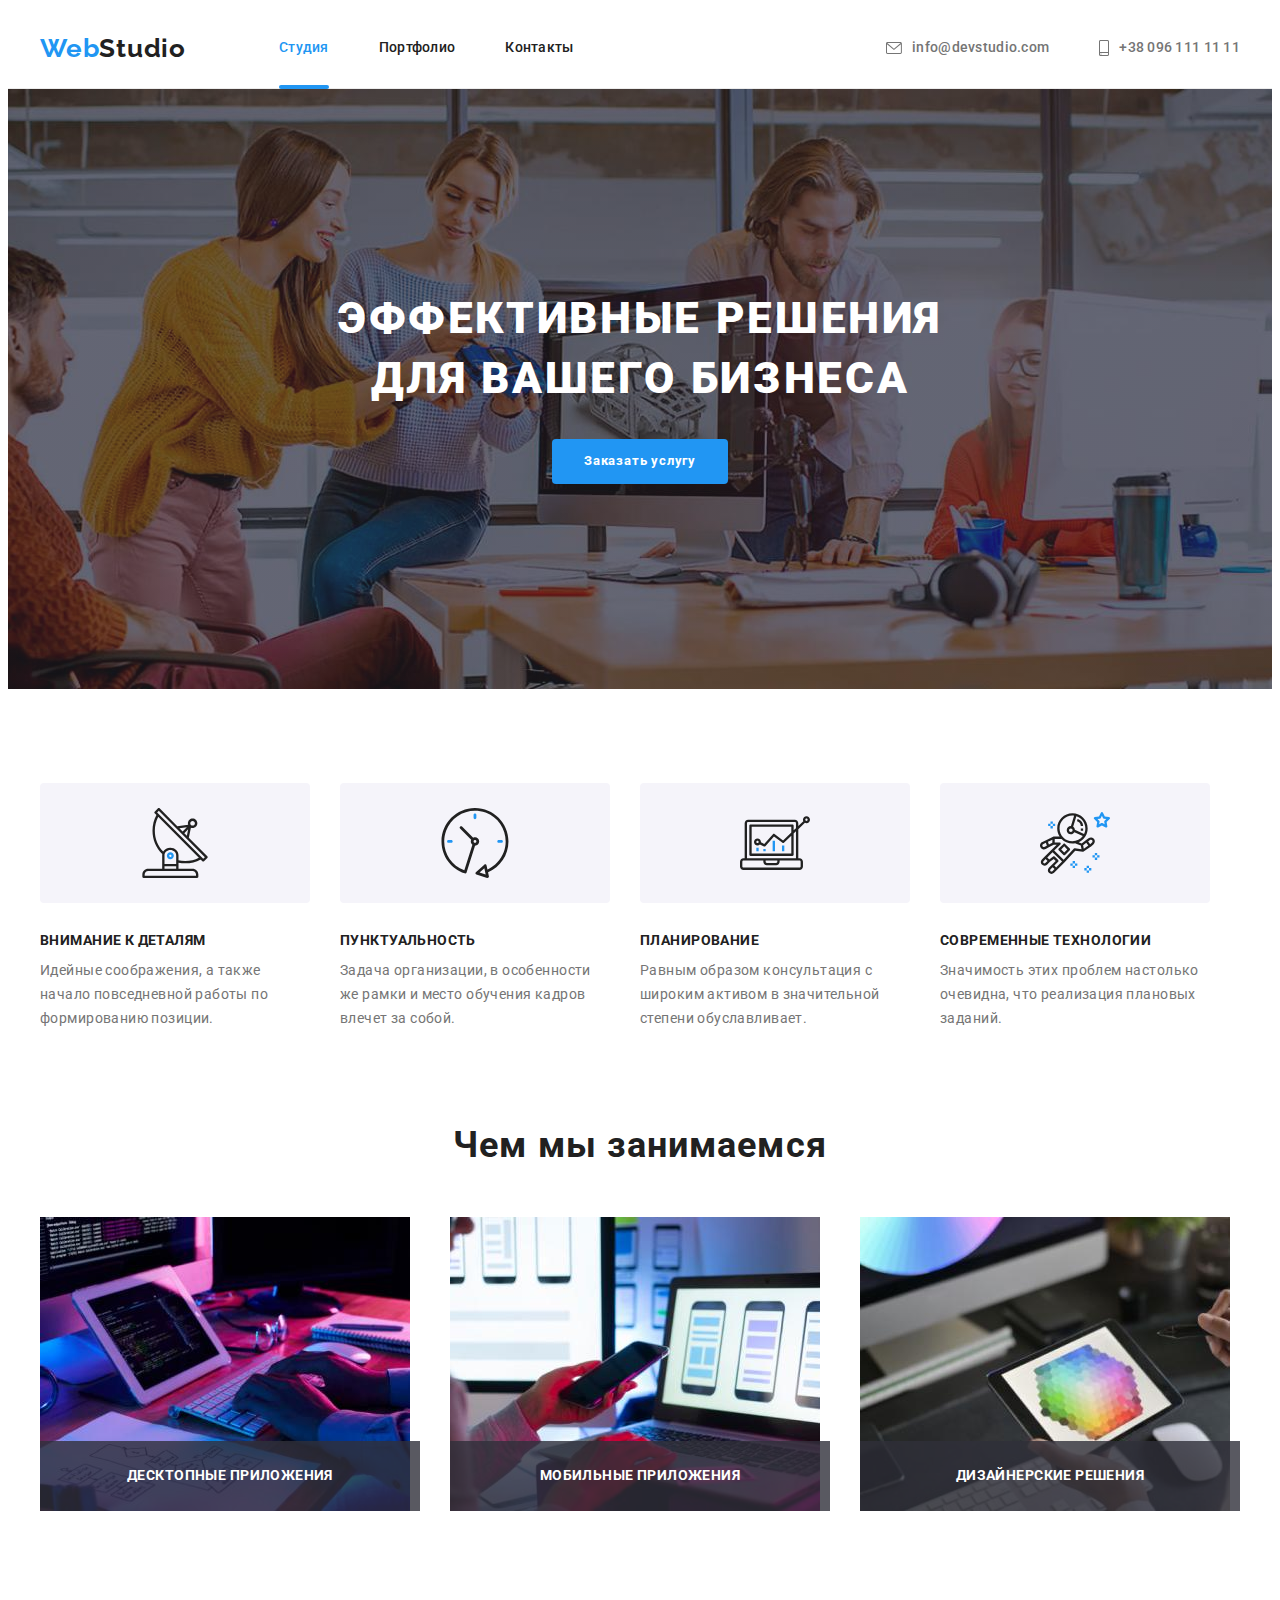
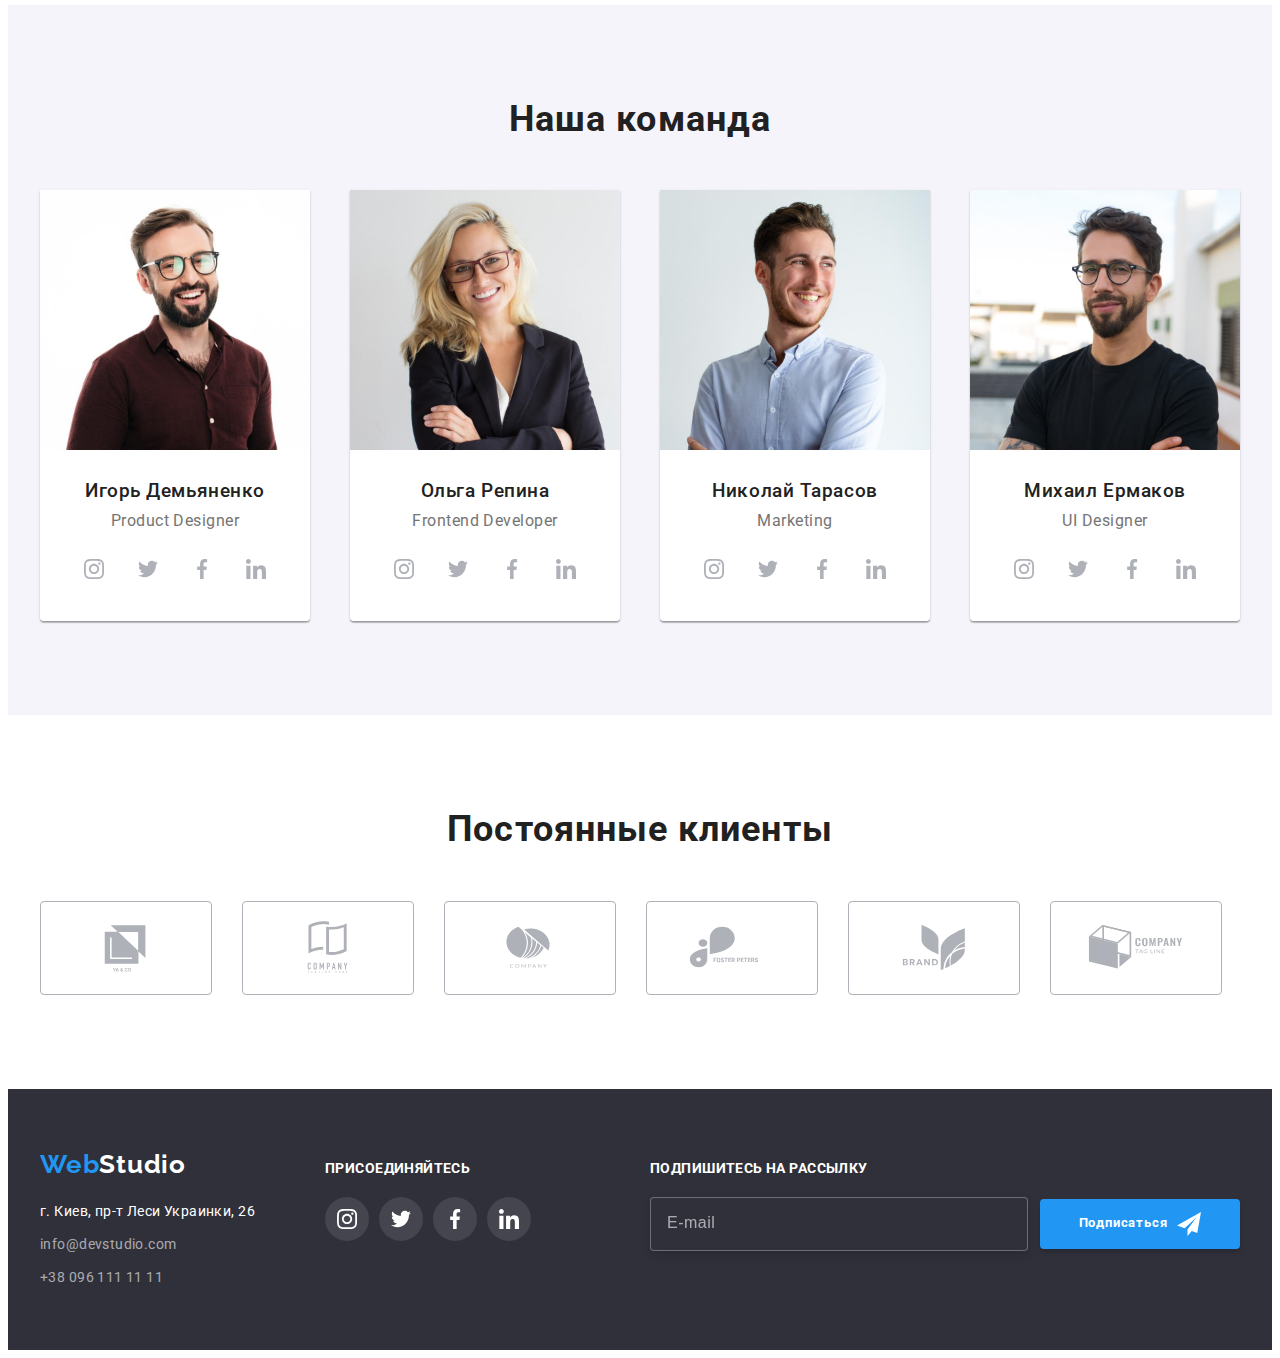
<file: index.html>
<!DOCTYPE html>
<html lang="ru">
  <head>
    <meta charset="UTF-8" />
    <meta http-equiv="X-UA-Compatible" content="IE=edge" />
    <meta name="viewport" content="width=h, initial-scale=1.0" />
    <title>Document</title>
    <link rel="preconnect" href="https://fonts.googleapis.com" />
    <link rel="preconnect" href="https://fonts.gstatic.com" crossorigin />
    <link
      href="https://fonts.googleapis.com/css2?family=Raleway:wght@700&family=Roboto:wght@400;500;700;900&display=swap"
      rel="stylesheet"
    />

    <link
      rel="stylesheet"
      href="https://cdnjs.cloudflare.com/ajax/libs/modern-normalize/1.1.0/modern-normalize.min.css"
      integrity="sha512-wpPYUAdjBVSE4KJnH1VR1HeZfpl1ub8YT/NKx4PuQ5NmX2tKuGu6U/JRp5y+Y8XG2tV+wKQpNHVUX03MfMFn9Q=="
      crossorigin="anonymous"
      referrerpolicy="no-referrer"
    />

    <link rel="stylesheet" href="./css/main.min.css" />
  </head>

  <body>
    <header class="header">
      <div class="container header__container">
        <nav class="header__navigation">
          <a class="logo logo--header link" href="/"
            >Web<span class="logo--color">Studio</span>
          </a>

          <ul class="header__list list">
            <li class="header__item">
              <a class="header__link link current" href="./index.html">Студия</a>
            </li>
            <li class="header__item">
              <a class="header__link link" href="./portfolio.html">Портфолио</a>
            </li>
            <li class="header__item">
              <a class="header__link link" href="">Контакты</a>
            </li>
          </ul>
        </nav>

        <ul class="contact__list list">
          <li class=" contact__item">
            <a class="contact__link link" href="mailto:info@devstudio.com">
              <svg class="contact__svg" width="16" height="12">
                <use href="./images/symbol-defs.svg#icon-envelope-1"></use></svg>
              info@devstudio.com
            </a>
          </li>
          <li class="contact__item">
            <a class="contact__link link" href="tel:+380961111111">
              <svg class="contact__svg" width="10" height="16">
                <use
                  href="./images/symbol-defs.svg#icon-smartphone-1"
                ></use></svg>
              +38 096 111 11 11
            </a>
          </li>
        </ul>
      </div>
    </header>

    <main>
      <!--   Hero    -->

      <section class="hero">
        <div class="container-hero">
          <h1 class="hero-title">
            Эффективные решения <br />
            для вашего бизнеса
          </h1>
          <button class="hero-button cursor" type="button" data-modal-open>
            Заказать услугу
          </button>
          
        </div>
      </section>

      <!-- Features  -->

      <section class="features-section section">
        <div class="container">
          <h2 class="visually-hidden">Особливості</h2>
          <ul class="features list">
            <li class="features-list">
              <div class="icon-delivery">
                <svg height="70" width="70">
                  <use href="./images/symbol-defs.svg#icon-antenna"></use>
                </svg>
              </div>
              <h3 class="features-title">Внимание к деталям</h3>
              <p class="features-text">
                Идейные соображения, а также начало повседневной работы по
                формированию позиции.
              </p>
            </li>

            <li class="features-list">
              <div class="icon-delivery">
                <svg height="70" width="70">
                  <use href="./images/symbol-defs.svg#icon-clock"></use>
                </svg>
              </div>
              <h3 class="features-title">Пунктуальность</h3>
              <p class="features-text">
                Задача организации, в особенности же рамки и место обучения
                кадров влечет за собой.
              </p>
            </li>

            <li class="features-list">
              <div class="icon-delivery">
                <svg height="70" width="70">
                  <use href="./images/symbol-defs.svg#icon-diagram"></use>
                </svg>
              </div>
              <h3 class="features-title">Планирование</h3>
              <p class="features-text">
                Равным образом консультация с широким активом в значительной
                степени обуславливает.
              </p>
            </li>

            <li class="features-list">
              <div class="icon-delivery">
                <svg height="70" width="70">
                  <use href="./images/symbol-defs.svg#icon-astronaut"></use>
                </svg>
              </div>
              <h3 class="features-title">Современные технологии</h3>
              <p class="features-text">
                Значимость этих проблем настолько очевидна, что реализация
                плановых заданий.
              </p>
            </li>
          </ul>
        </div>
      </section>

      <!--Чем ми занимаемся-->

      <section class="employment">
        <div class="container">
          <h2 class="employment-title">Чем мы занимаемся</h2>
          <ul class="employment-list list">
            <li class="employment-item">
              <img
                src="./images/keyboard.jpg"
                alt="клавиатура"
                width="370"
                height="294"
              />

              <div class="employment-position">
                <p class="employment-text">Десктопные приложения</p>
              </div>
            </li>
            <li class="employment-item">
              <img
                src="./images/laptop.jpg"
                alt="ноутбук"
                width="370"
                height="294"
              />

              <div class="employment-position">
                <p class="employment-text">Мобильные приложения</p>
              </div>
            </li>
            <li class="employment-item">
              <img
                src="./images/tablet.jpg"
                alt="планшет"
                width="370"
                height="294"
              />

              <div class="employment-position">
                <p class="employment-text">Дизайнерские решения</p>
              </div>
            </li>
          </ul>
        </div>
      </section>

      <!--наша команда-->

      <section class="team section">
        <div class="container">
          <h2 class="team-title">Наша команда</h2>

          <ul class="team-list list">
            <li class="team-item">
              <img
                src="./images/igor.jpg"
                alt="Игорь"
                width="270"
                height="260"
              />
              <div class="team-pading">
                <h3 class="team-item-name">Игорь Демьяненко</h3>
                <p class="team-item-text" lang="en">Product Designer</p>

                <ul class="team-social list social">
                  <li class="team-social-item">
                    <a href="" class="team-social-link">
                      <svg class="social-link" width="20" height="20">
                        <use
                          href="./images/symbol-defs.svg#icon-instagram"
                        ></use>
                      </svg>
                    </a>
                  </li>
                  <li class="team-social-item">
                    <a href="" class="team-social-link">
                      <svg class="social-link" width="20" height="20">
                        <use href="./images/symbol-defs.svg#icon-twetter"></use>
                      </svg>
                    </a>
                  </li>
                  <li class="team-social-item">
                    <a href="" class="team-social-link">
                      <svg class="social-link" width="20" height="20">
                        <use
                          href="./images/symbol-defs.svg#icon-facebook"
                        ></use>
                      </svg>
                    </a>
                  </li>
                  <li class="team-social-item">
                    <a href="" class="team-social-link">
                      <svg class="social-link" width="20" height="20">
                        <use
                          href="./images/symbol-defs.svg#icon-linkedin"
                        ></use>
                      </svg>
                    </a>
                  </li>
                </ul>
              </div>
            </li>

            <li class="team-item">
              <img
                src="./images/olga.jpg"
                alt="Ольга"
                width="270"
                height="260"
              />
              <div class="team-pading">
                <h3 class="team-item-name">Ольга Репина</h3>
                <p class="team-item-text" lang="en">Frontend Developer</p>

                <ul class="team-social list social">
                  <li class="team-social-item">
                    <a href="" class="team-social-link">
                      <svg class="social-link" width="20" height="20">
                        <use
                          href="./images/symbol-defs.svg#icon-instagram"
                        ></use>
                      </svg>
                    </a>
                  </li>
                  <li class="team-social-item">
                    <a href="" class="team-social-link">
                      <svg class="social-link" width="20" height="20">
                        <use href="./images/symbol-defs.svg#icon-twetter"></use>
                      </svg>
                    </a>
                  </li>
                  <li class="team-social-item">
                    <a href="" class="team-social-link">
                      <svg class="social-link" width="20" height="20">
                        <use
                          href="./images/symbol-defs.svg#icon-facebook"
                        ></use>
                      </svg>
                    </a>
                  </li>
                  <li class="team-social-item">
                    <a href="" class="team-social-link">
                      <svg class="social-link" width="20" height="20">
                        <use
                          href="./images/symbol-defs.svg#icon-linkedin"
                        ></use>
                      </svg>
                    </a>
                  </li>
                </ul>
              </div>
            </li>

            <li class="team-item">
              <img
                src="./images/nicholas.jpg"
                alt="Николай"
                width="270"
                height="260"
              />
              <div class="team-pading">
                <h3 class="team-item-name">Николай Тарасов</h3>
                <p class="team-item-text" lang="en">Marketing</p>

                <ul class="team-social list social">
                  <li class="team-social-item">
                    <a href="" class="team-social-link">
                      <svg class="social-link" width="20" height="20">
                        <use
                          href="./images/symbol-defs.svg#icon-instagram"
                        ></use>
                      </svg>
                    </a>
                  </li>
                  <li class="team-social-item">
                    <a href="" class="team-social-link">
                      <svg class="social-link" width="20" height="20">
                        <use href="./images/symbol-defs.svg#icon-twetter"></use>
                      </svg>
                    </a>
                  </li>
                  <li class="team-social-item">
                    <a href="" class="team-social-link">
                      <svg class="social-link" width="20" height="20">
                        <use
                          href="./images/symbol-defs.svg#icon-facebook"
                        ></use>
                      </svg>
                    </a>
                  </li>
                  <li class="team-social-item">
                    <a href="" class="team-social-link">
                      <svg class="social-link" width="20" height="20">
                        <use
                          href="./images/symbol-defs.svg#icon-linkedin"
                        ></use>
                      </svg>
                    </a>
                  </li>
                </ul>
              </div>
            </li>

            <li class="team-item">
              <img
                src="./images/mykhailo.jpg"
                alt="Михаил"
                width="270"
                height="260"
              />
              <div class="team-pading">
                <h3 class="team-item-name">Михаил Ермаков</h3>
                <p class="team-item-text" lang="en">UI Designer</p>

                <ul class="team-social list social">
                  <li class="team-social-item">
                    <a href="" class="team-social-link">
                      <svg class="social-link" width="20" height="20">
                        <use
                          href="./images/symbol-defs.svg#icon-instagram"
                        ></use>
                      </svg>
                    </a>
                  </li>
                  <li class="team-social-item">
                    <a href="" class="team-social-link">
                      <svg class="social-link" width="20" height="20">
                        <use href="./images/symbol-defs.svg#icon-twetter"></use>
                      </svg>
                    </a>
                  </li>
                  <li class="team-social-item">
                    <a href="" class="team-social-link">
                      <svg class="social-link" width="20" height="20">
                        <use
                          href="./images/symbol-defs.svg#icon-facebook"
                        ></use>
                      </svg>
                    </a>
                  </li>
                  <li class="team-social-item">
                    <a href="" class="team-social-link">
                      <svg class="social-link" width="20" height="20">
                        <use
                          href="./images/symbol-defs.svg#icon-linkedin"
                        ></use>
                      </svg>
                    </a>
                  </li>
                </ul>
              </div>
            </li>
          </ul>
        </div>
      </section>
    </main>

    <!--    Client   -->

    <section class="client section">
      <div class="container">
        <h2 class="client-title">Постоянные клиенты</h2>
        <ul class="client-list list">
          <li class="client-item">
            <a class="client-link link" href="">
              <svg class="client-icon" width="106" height="60">
                <use href="./images/symbol-defs.svg#icon-Logo"></use>
              </svg>
            </a>
          </li>
          <li class="client-item">
            <a class="client-link link" href="">
              <svg class="client-icon" width="106" height="60">
                <use href="./images/symbol-defs.svg#icon-Logo-1-1"></use>
              </svg>
            </a>
          </li>
          <li class="client-item">
            <a class="client-link link" href="">
              <svg class="client-icon" width="106" height="60">
                <use href="./images/symbol-defs.svg#icon-Logo-2-1"></use>
              </svg>
            </a>
          </li>
          <li class="client-item">
            <a class="client-link link" href="">
              <svg class="client-icon" width="106" height="60">
                <use href="./images/symbol-defs.svg#icon-Logo-3-1"></use>
              </svg>
            </a>
          </li>
          <li class="client-item">
            <a class="client-link link" href="">
              <svg class="client-icon" width="106" height="60">
                <use href="./images/symbol-defs.svg#icon-Logo-4-1"></use>
              </svg>
            </a>
          </li>
          <li class="client-item">
            <a class="client-link link" href="">
              <svg class="client-icon" width="106" height="60">
                <use href="./images/symbol-defs.svg#icon-Logo-5-1"></use>
              </svg>
            </a>
          </li>
        </ul>
      </div>
    </section>

    <!-- Footer -->

    <footer class="footer">
      <div class="container footer-container-general">
        <div class="footer-baseline">
          <div class="footer-container">
            <a class="logo logo--footer link" href="/"
              >Web<span class="span-logo-footer">Studio</span></a
            >
  
            <address class="address-contacts">
              <p class="addres-text">г. Киев, пр-т Леси Украинки, 26</p>
              <ul class="addres-list list">
                <li class="addres-item">
                  <a class="addres-mail link" href="mailto:info@devstudio.com"
                    >info@devstudio.com</a
                  >
                </li>
                <li class="addres-item-tel">
                  <a class="addres-tel link" href="tel:+380961111111"
                    >+38 096 111 11 11</a
                  >
                </li>
              </ul>
            </address>
          </div>
  
          <div class="social-footer-container">
            <p class="footer-title">присоединяйтесь</p>
            <ul class="team-footer list">
              <li class="team-footer-item">
                <a href="" class="team-footer-link">
                  <svg class="footer-link" width="20" height="20">
                    <use href="./images/symbol-defs.svg#icon-instagram"></use>
                  </svg>
                </a>
              </li>
              <li class="team-footer-item">
                <a href="" class="team-footer-link">
                  <svg class="footer-link" width="20" height="20">
                    <use href="./images/symbol-defs.svg#icon-twetter"></use>
                  </svg>
                </a>
              </li>
              <li class="team-footer-item">
                <a href="" class="team-footer-link">
                  <svg class="footer-link" width="20" height="20">
                    <use href="./images/symbol-defs.svg#icon-facebook"></use>
                  </svg>
                </a>
              </li>
              <li class="team-footer-item">
                <a href="" class="team-footer-link">
                  <svg class="footer-link" width="20" height="20">
                    <use href="./images/symbol-defs.svg#icon-linkedin"></use>
                  </svg>
                </a>
              </li>
            </ul>
          </div>
  
        </div>
        
          
        <form class="footer-form">
          <p class="text-footer-form">Подпишитесь на рассылку</p>

          <div class="footer-input-button">
            <input class="footer-input" type="email" name="email" placeholder="E-mail"/>
            <button class="button-footer" type="submit">Подписаться
            <svg class="button-footer-svg" width="24" height="24">
              <use
                href="./images/symbol-defs.svg#icon-icon-send"
              ></use>
            </svg>
            </button>
          </div>

        </form>
        
      </div>
    </footer>

    <!--   Модальне вікно   -->

    <div class="modal-window is-hidden" data-modal>
      <div class="modal">
        <form class="form-modal">
          <p class="modal-text">Оставьте свои данные, мы вам перезвоним</p>
          <div class="form-field">
            <label class="form-label" for="username">Имя</label>
            <span class="input-svg">
              <input
                class="form-input"
                type="text"
                name="username"
                id="username"
              />
              <svg class="form-svg" width="18" height="18">
                <use href="./images/symbol-defs.svg#icon-person-blackp"></use>
              </svg>
            </span>
          </div>

          <div class="form-field">
            <label class="form-label" for="phone-number">Телефон</label>
            <span class="input-svg">
              <input
                class="form-input"
                type="tel"
                name="phone-number"
                id="phone-number"
              />
              <svg class="form-svg" width="18" height="18">
                <use href="./images/symbol-defs.svg#icon-phone-blackp"></use>
              </svg>
            </span>
          </div>

          <div class="form-field">
            <label class="form-label" for="email">Почта</label>
            <span class="input-svg">
              <input class="form-input" type="email" name="email" id="email" />
              <svg class="form-svg" width="18" height="18">
                <use href="./images/symbol-defs.svg#icon-email-black"></use>
              </svg>
            </span>
          </div>

          <label class="modal-textarea">
            Комментарий
            <textarea
              class="textarea-coment"
              name="coment"
              placeholder="Введите текст"></textarea>
            
          </label>

          
          <input class="checkbox-input visually-hidden"  type="checkbox" id="accept-policy">
          <label class="checkbox-label" for="accept-policy">Соглашаюсь с рассылкой и принимаю&nbsp;<a class="checkbox-link" href="">Условия договора</a></label>
          

          <button class="button-modal-form" type="submit">Отправить</button>
        </form>

        <button type="button" class="button-modal" data-modal-close>
          <svg class="button-modal-close" width="30" height="30">
            <use
              href="./images/symbol-defs.svg#icon-close-black-18dp-2-1-1"
            ></use>
          </svg>
        </button>
      </div>
    </div>

    <script src="./js/modal.js"></script>
  </body>
</html>
</file>
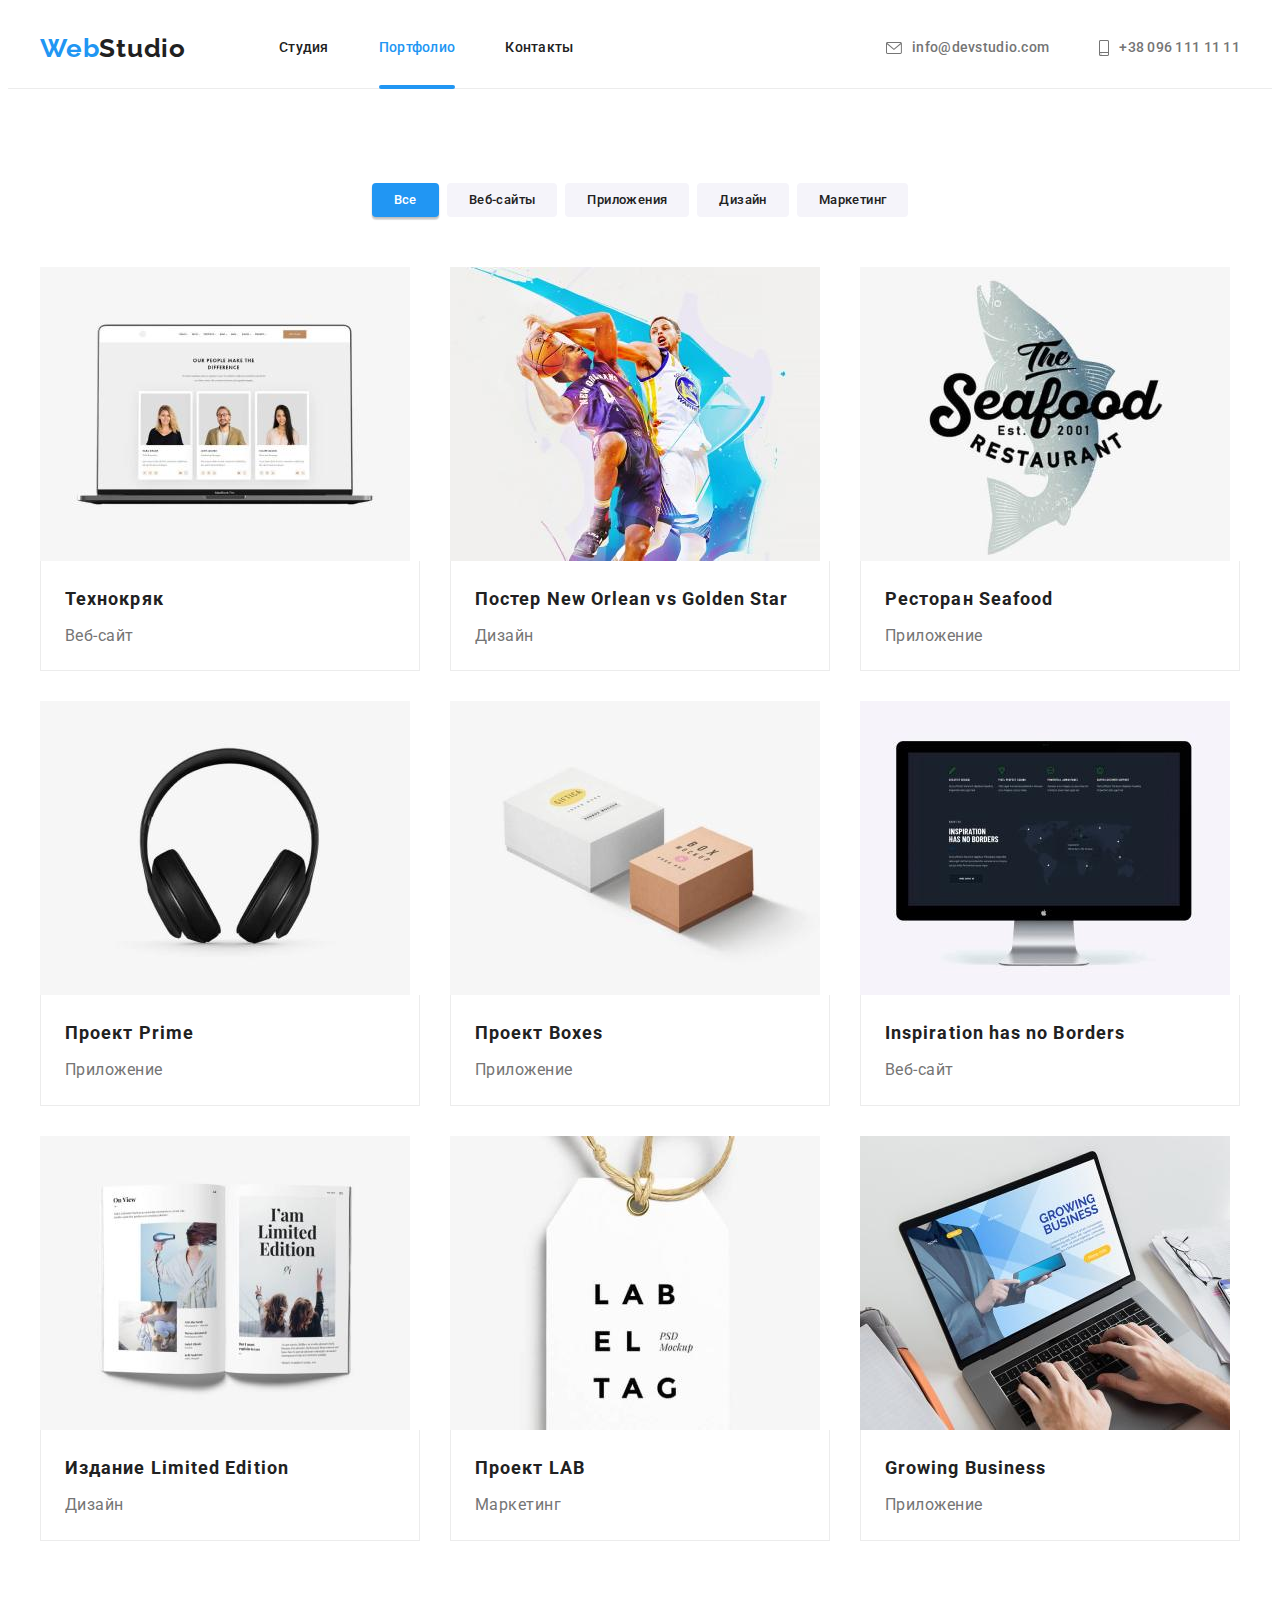
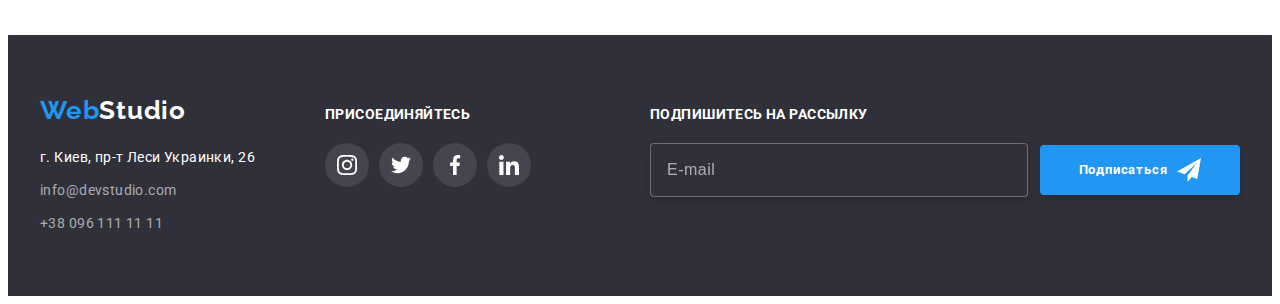
<file: portfolio.html>
<!DOCTYPE html>
<html lang="ru">
  <head>
    <meta charset="UTF-8" />
    <meta http-equiv="X-UA-Compatible" content="IE=edge" />
    <meta name="viewport" content="width=h, initial-scale=1.0" />
    <title>Document</title>
    <link rel="preconnect" href="https://fonts.googleapis.com" />
    <link rel="preconnect" href="https://fonts.gstatic.com" crossorigin />
    <link
      href="https://fonts.googleapis.com/css2?family=Raleway:wght@700&family=Roboto:wght@400;500;700;900&display=swap"
      rel="stylesheet"
    />
    <link
      rel="stylesheet"
      href="https://cdnjs.cloudflare.com/ajax/libs/modern-normalize/1.1.0/modern-normalize.min.css"
      integrity="sha512-wpPYUAdjBVSE4KJnH1VR1HeZfpl1ub8YT/NKx4PuQ5NmX2tKuGu6U/JRp5y+Y8XG2tV+wKQpNHVUX03MfMFn9Q=="
      crossorigin="anonymous"
      referrerpolicy="no-referrer"
    />
    
    <link rel="stylesheet" href="./css/main.min.css" />
  </head>

  <body>
    <!--Header-->

    <header class="header">
      <div class="container header__container">
        <nav class="header__navigation">
          <a class="logo logo--header link" href="/"
            >Web<span class="logo--color">Studio</span>
          </a>

          <ul class="header__list list">
            <li class="header__item">
              <a class="header__link link " href="./index.html">Студия</a>
            </li>
            <li class="header__item">
              <a class="header__link link current" href="./portfolio.html">Портфолио</a>
            </li>
            <li class="header__item">
              <a class="header__link link" href="">Контакты</a>
            </li>
          </ul>
        </nav>

        <ul class="contact__list list">
          <li class=" contact__item">
            <a class="contact__link link" href="mailto:info@devstudio.com">
              <svg class="contact__svg" width="16" height="12">
                <use href="./images/symbol-defs.svg#icon-envelope-1"></use></svg>
              info@devstudio.com
            </a>
          </li>
          <li class="contact__item">
            <a class="contact__link link" href="tel:+380961111111">
              <svg class="contact__svg" width="10" height="16">
                <use
                  href="./images/symbol-defs.svg#icon-smartphone-1"
                ></use></svg>
              +38 096 111 11 11
            </a>
          </li>
        </ul>
      </div>
    </header>

    <main>
      <!--Портфоліо-->

      <section class="section-portfolio section">
        <div class="container">
          <h1 class="visually-hidden">Портфоліо</h1>
          <ul class="list button-list">
            <li class="button-item">
              <button class="portfolio-button current cursor" type="button">
                Все
              </button>
            </li>
            <li class="button-item">
              <button class="portfolio-button cursor" type="button">
                Веб-сайты
              </button>
            </li>
            <li class="button-item">
              <button class="portfolio-button cursor" type="button">
                Приложения
              </button>
            </li>
            <li class="button-item">
              <button class="portfolio-button cursor" type="button">
                Дизайн
              </button>
            </li>
            <li class="button-item">
              <button class="portfolio-button cursor" type="button">
                Маркетинг
              </button>
            </li>
          </ul>


         

          <ul class="portfolio-list list">
            <li class="portfolio-item cursor">
              <a class="portfolio-link link" href="">

                <div class="portfolio-position">
                 <img src="./images/ноут.jpg" alt="ноут" width="370" />
                  <p class="portfolio-position-text">Технокряк это современная площадка распространения коронавируса. Компании используют эту платформу для цифрового шпионажа и атак на защищённые сервера конкурентов.</p>
                </div>

                <div class="portfolio-padding">
                  <h2 class="portfolio-title">Технокряк</h2>
                  <p class="portfolio-text">Веб-сайт</p>
                </div>
              </a>
            </li>
            <li class="portfolio-item cursor">
               <a class="portfolio-link link" href="">

                <div class="portfolio-position">
                  <img src="./images/баскетбол.jpg" alt="баскетбол" width="370" />
                   <p class="portfolio-position-text">Технокряк это современная площадка распространения коронавируса. Компании используют эту платформу для цифрового шпионажа и атак на защищённые сервера конкурентов.</p>
                 </div>
                
                <div class="portfolio-padding">
                  <h2 class="portfolio-title">
                    Постер New Orlean vs Golden Star
                  </h2>
                  <p class="portfolio-text">Дизайн</p>
                </div>
               </a>              
            </li>
            <li class="portfolio-item cursor">
              <a class="portfolio-link link" href="">

                <div class="portfolio-position">
                  <img src="./images/seafood.jpg" alt="seafood" width="370" />
                   <p class="portfolio-position-text">Технокряк это современная площадка распространения коронавируса. Компании используют эту платформу для цифрового шпионажа и атак на защищённые сервера конкурентов.</p>
                 </div>
                
              <div class="portfolio-padding">
                <h2 class="portfolio-title">Ресторан Seafood</h2>
                <p class="portfolio-text">Приложение</p>
              </div>
              </a>
            </li>
            <li class="portfolio-item cursor">
              <a class="portfolio-link link" href="">

                <div class="portfolio-position">
                  <img src="./images/навушники.jpg" alt="навушники" width="370" />
                   <p class="portfolio-position-text">Технокряк это современная площадка распространения коронавируса. Компании используют эту платформу для цифрового шпионажа и атак на защищённые сервера конкурентов.</p>
                 </div>
                
              <div class="portfolio-padding">
                <h2 class="portfolio-title">Проект Prime</h2>
                <p class="portfolio-text">Приложение</p>
              </div>
              </a>
            </li>
            <li class="portfolio-item cursor">
             <a class="portfolio-link link" href="">

              <div class="portfolio-position">
                <img src="./images/цегла.jpg" alt="цегла" width="370" />
                 <p class="portfolio-position-text">Технокряк это современная площадка распространения коронавируса. Компании используют эту платформу для цифрового шпионажа и атак на защищённые сервера конкурентов.</p>
               </div>
              
              <div class="portfolio-padding">
                <h2 class="portfolio-title">Проект Boxes</h2>
                <p class="portfolio-text">Приложение</p>
              </div>
             </a>
            </li>
            <li class="portfolio-item cursor">
              <a class="portfolio-link link" href="">

                <div class="portfolio-position">
                  <img src="./images/монітор.jpg" alt="монітор" width="370" />
                   <p class="portfolio-position-text">Технокряк это современная площадка распространения коронавируса. Компании используют эту платформу для цифрового шпионажа и атак на защищённые сервера конкурентов.</p>
                 </div>
                
              <div class="portfolio-padding">
                <h2 class="portfolio-title">Inspiration has no Borders</h2>
                <p class="portfolio-text">Веб-сайт</p>
              </div>
              </a>
            </li>
            <li class="portfolio-item cursor">
              <a class="portfolio-link link" href="">

                <div class="portfolio-position">
                  <img src="./images/книжка.jpg" alt="книжка" width="370" />
                   <p class="portfolio-position-text">Технокряк это современная площадка распространения коронавируса. Компании используют эту платформу для цифрового шпионажа и атак на защищённые сервера конкурентов.</p>
                 </div>
                
              <div class="portfolio-padding">
                <h2 class="portfolio-title">Издание Limited Edition</h2>
                <p class="portfolio-text">Дизайн</p>
              </div>
              </a>
            </li>
            <li class="portfolio-item cursor">
              <a class="portfolio-link link" href="">

                <div class="portfolio-position">
                  <img src="./images/лейба.jpg" alt="лейба" width="370" />
                   <p class="portfolio-position-text">Технокряк это современная площадка распространения коронавируса. Компании используют эту платформу для цифрового шпионажа и атак на защищённые сервера конкурентов.</p>
                 </div>
                
              <div class="portfolio-padding">
                <h2 class="portfolio-title">Проект LAB</h2>
                <p class="portfolio-text">Маркетинг</p>
              </div>
              </a>
            </li>
            <li class="portfolio-item cursor">
              <a class="portfolio-link link" href="">

                <div class="portfolio-position">
                  <img src="./images/комп.jpg" alt="комп" width="370" />
                   <p class="portfolio-position-text">Технокряк это современная площадка распространения коронавируса. Компании используют эту платформу для цифрового шпионажа и атак на защищённые сервера конкурентов.</p>
                 </div>
                
              <div class="portfolio-padding">
                <h2 class="portfolio-title">Growing Business</h2>
                <p class="portfolio-text">Приложение</p>
              </div>
              </a>
            </li>
          </ul>
        </div>
      </section>
    </main>

    <!--Footer-->

    <footer class="footer">
      <div class="container footer-container-general">
        <div class="footer-baseline">
          <div class="footer-container">
            <a class="logo logo--footer link" href="/"
              >Web<span class="span-logo-footer">Studio</span></a
            >
  
            <address class="address-contacts">
              <p class="addres-text">г. Киев, пр-т Леси Украинки, 26</p>
              <ul class="addres-list list">
                <li class="addres-item">
                  <a class="addres-mail link" href="mailto:info@devstudio.com"
                    >info@devstudio.com</a
                  >
                </li>
                <li class="addres-item-tel">
                  <a class="addres-tel link" href="tel:+380961111111"
                    >+38 096 111 11 11</a
                  >
                </li>
              </ul>
            </address>
          </div>
  
          <div class="social-footer-container">
            <p class="footer-title">присоединяйтесь</p>
            <ul class="team-footer list">
              <li class="team-footer-item">
                <a href="" class="team-footer-link">
                  <svg class="footer-link" width="20" height="20">
                    <use href="./images/symbol-defs.svg#icon-instagram"></use>
                  </svg>
                </a>
              </li>
              <li class="team-footer-item">
                <a href="" class="team-footer-link">
                  <svg class="footer-link" width="20" height="20">
                    <use href="./images/symbol-defs.svg#icon-twetter"></use>
                  </svg>
                </a>
              </li>
              <li class="team-footer-item">
                <a href="" class="team-footer-link">
                  <svg class="footer-link" width="20" height="20">
                    <use href="./images/symbol-defs.svg#icon-facebook"></use>
                  </svg>
                </a>
              </li>
              <li class="team-footer-item">
                <a href="" class="team-footer-link">
                  <svg class="footer-link" width="20" height="20">
                    <use href="./images/symbol-defs.svg#icon-linkedin"></use>
                  </svg>
                </a>
              </li>
            </ul>
          </div>
  
        </div>
        
          
        <form class="footer-form">
          <p class="text-footer-form">Подпишитесь на рассылку</p>

          <div class="footer-input-button">
            <input class="footer-input" type="email" name="email" placeholder="E-mail"/>
            <button class="button-footer" type="submit">Подписаться
            <svg class="button-footer-svg" width="24" height="24">
              <use
                href="./images/symbol-defs.svg#icon-icon-send"
              ></use>
            </svg>
            </button>
          </div>

        </form>
        
      </div>
    </footer>
    
  </body>
</html>
</file>
<file: css/main.min.css>
:root{--primary-text-color: #757575;--second-text-color: #212121;--fourth-text-color: #ffffff;--accent-color: #2196f3;--button-color: #f5f4fa}.visually-hidden{position:absolute;white-space:nowrap;width:1px;height:1px;overflow:hidden;border:0;padding:0;clip:rect(0 0 0 0);clip-path:inset(50%);margin:-1px}body{font-family:'Roboto', sans-serif;background-color:var(--fourth-text-color)}h1,h2,h3,h4,ul,p{margin-top:0px;margin-bottom:0px;padding-left:0px}img{display:block}.list{list-style:none}.link{text-decoration:none}.cursor{cursor:pointer}.container{width:1200px;padding-left:15px;padding-right:15px;margin:0 auto}.section{padding-top:94px;padding-bottom:94px}.logo{font-family:Raleway, sans-serif;font-weight:700;font-size:26px;line-height:1.19;letter-spacing:.03em;color:var(--accent-color)}.modal-window{position:fixed;background:rgba(0,0,0,0.2);top:0;left:0;height:100%;width:100%;opacity:1;transition:opacity 250ms cubic-bezier(0.4, 0, 0.2, 1),visibility 250ms cubic-bezier(0.4, 0, 0.2, 1)}.modal{position:absolute;top:50%;left:50%;width:522px;height:581px;background-color:var(--fourth-text-color);box-shadow:0px 1px 3px rgba(0,0,0,0.12),0px 1px 1px rgba(0,0,0,0.14),0px 2px 1px rgba(0,0,0,0.2);border-radius:4px;display:flex;justify-content:flex-end;transform:translate(-50%, -50%) scale(1);transition:transform 250ms cubic-bezier(0.4, 0, 0.2, 1);padding:40px}.modal-window.is-hidden{visibility:hidden;opacity:0;pointer-events:none}.modal-window.is-hidden .modal{transform:translate(-50%, -50%) scale(0.1)}.button-modal-close{fill:currentColor}.button-modal{background-color:var(--fourth-text-color);height:30px;width:30px;border-radius:50%;display:flex;align-items:center;justify-content:center;position:absolute;top:8px;right:8px;border:1px solid rgba(0,0,0,0.1);color:#000000;cursor:pointer;transition:color 250ms cubic-bezier(0.4, 0, 0.2, 1)}.button-modal:hover,.button-modal:focus{color:var(--accent-color)}.form-modal{display:block}.modal-text{margin-bottom:12px;font-weight:bold;font-size:20px;line-height:1.15;text-align:center;letter-spacing:0.03em;color:#212121}.input-svg{position:relative;display:block;margin-top:4px}.form-field{margin-bottom:10px}.form-svg{position:absolute;top:50%;left:12px;transform:translateY(-50%);transition:fill 250ms cubic-bezier(0.4, 0, 0.2, 1)}.form-input:focus+.form-svg{fill:var(--accent-color)}.form-input{height:40px;width:100%;border:1px solid rgba(33,33,33,0.2);border-radius:4px;padding-left:42px;transition:border-color 250ms cubic-bezier(0.4, 0, 0.2, 1)}.form-input:focus{outline:none;border-color:var(--accent-color)}.form-label{display:block;font-size:12px;line-height:1.17;letter-spacing:0.01em;color:#757575}.modal-textarea{font-size:12px;line-height:1.17;letter-spacing:0.01em;color:#757575;display:block;margin-bottom:20px}.textarea-coment{height:120px;width:100%;border:1px solid rgba(33,33,33,0.2);border-radius:4px;margin-top:4px;padding:12px 16px;resize:none;transition:border-color 250ms cubic-bezier(0.4, 0, 0.2, 1)}.textarea-coment:focus{outline:none;border-color:var(--accent-color)}.textarea-coment::placeholder{font-weight:normal;font-size:12px;line-height:1.17;letter-spacing:0.01em;color:rgba(117,117,117,0.5)}.checkbox-input:checked+.checkbox-label::before{border-color:var(--accent-color);background-color:var(--accent-color);background-image:url("../images/icon-check.svg");background-size:contain;background-origin:border-box}.checkbox-input:focus+.checkbox-label::before{border-color:var(--accent-color)}.checkbox-label{display:flex;align-items:center;justify-content:center;font-weight:normal;font-size:14px;line-height:1.71;letter-spacing:0.03em;color:#757575;margin-bottom:30px}.checkbox-label::before{content:'';display:block;width:16px;height:15px;border:2px solid  #212121;border-radius:2px;cursor:pointer;margin-right:7px}.checkbox-link{color:var(--accent-color)}.button-modal-form{width:200px;height:50px;background:var(--accent-color);box-shadow:0px 4px 4px rgba(0,0,0,0.15);border-radius:4px;border:none;font-weight:bold;font-size:16px;line-height:1.87;letter-spacing:0.06em;color:#FFFFFF;display:block;margin:0 auto;cursor:pointer;transition:background-color 250ms cubic-bezier(0.4, 0, 0.2, 1)}.button-modal-form:hover,.button-modal-form:focus{background-color:#188CE8}.header{border-bottom-width:1px;border-bottom-style:solid;border-bottom-color:#ececec}.header__container{display:flex;align-items:center}.header__navigation{display:flex;align-items:center}.logo--header{padding-top:24px;padding-bottom:24px}.logo--color{color:var(--second-text-color)}.header__list{display:flex;margin-left:93px;padding-left:0px}.header__list .header__item:not(:last-child){margin-right:50px}.header__item{position:relative}.header__link{display:block;padding-top:32px;padding-bottom:32px;font-weight:500;font-size:14px;line-height:1.14;letter-spacing:.02em;color:var(--second-text-color);transition-property:color;transition-duration:250ms;transition-timing-function:cubic-bezier(0.4, 0, 0.2, 1)}.header__link:hover,.header__link:focus{color:var(--accent-color)}.header__link.current{color:var(--accent-color)}.contact__item{position:relative}.header__link.current::after{content:'';display:block;height:4px;width:100%;background:var(--accent-color);border-radius:2px;position:absolute;bottom:-1px}.contact__list{display:flex;text-align:center;margin-left:auto}.contact__list .contact__item+.contact__item{margin-left:50px}.contact__svg{margin-right:10px;fill:var(--primary-text-color);transition-property:fill;transition-duration:250ms;transition-timing-function:cubic-bezier(0.4, 0, 0.2, 1)}.contact__link:hover .contact__svg,.contact__link:focus .contact__svg{fill:var(--accent-color)}.contact__link{display:flex;align-items:center;font-weight:500;font-size:14px;line-height:1.14;letter-spacing:.02em;color:var(--primary-text-color);padding-top:32px;padding-bottom:32px;transition-property:color;transition-duration:250ms;transition-timing-function:cubic-bezier(0.4, 0, 0.2, 1)}.contact__link:hover,.contact__link:focus{color:var(--accent-color)}.hero{background-color:#2f303a;text-align:center;max-width:1600px;height:600px;margin-left:auto;margin-right:auto;background-image:linear-gradient(to right, rgba(47,48,58,0.4), rgba(47,48,58,0.4)),url(../images/hero.jpg);background-repeat:no-repeat;background-position:center;background-size:cover}.container-hero{padding-top:200px;padding-bottom:200px}.hero-title{margin-top:0px;margin-bottom:30px;font-weight:900;font-size:44px;line-height:1.36;letter-spacing:0.06em;color:var(--fourth-text-color)}.hero-title{text-transform:uppercase}.hero-button{border-radius:4px;border:none;padding:10px 32px;font-family:Roboto;font-weight:700;line-height:1.87;letter-spacing:0.06em;color:var(--fourth-text-color);background-color:var(--accent-color);transition:color 250ms cubic-bezier(0.4, 0, 0.2, 1),background-color 250ms cubic-bezier(0.4, 0, 0.2, 1)}.hero-button:hover,.hero-button:focus{background-color:#188CE8}.features{display:flex;padding-left:0px}.features-list{margin-top:0px;margin-bottom:0px;width:270px}.features-list:not(:last-child){margin-right:30px}.icon-delivery{display:block;width:270px;height:120px;background-color:#f5f4fa;border-radius:4px;margin-bottom:30px;display:flex;justify-content:center;align-items:center;background-size:contain;background-repeat:no-repeat;background-position:center}.features-title{margin-top:0px;margin-bottom:10px;font-weight:700;font-size:14px;line-height:1.14;letter-spacing:0.03em;color:var(--second-text-color)}.features-title{text-transform:uppercase}.features-text{margin-top:0px;margin-bottom:0px;font-size:14px;line-height:1.71;letter-spacing:0.03em;color:var(--primary-text-color)}.employment{padding-bottom:94px}.employment-list{display:flex;margin-left:-30px}.employment-item{flex-basis:calc((100% - 3 * 30px) / 3);margin-left:30px;position:relative}.employment-title{font-weight:700;font-size:36px;line-height:1.16;letter-spacing:0.03em;color:var(--second-text-color);margin-bottom:50px;text-align:center}.employment-text{font-weight:bold;font-size:14px;line-height:1.14;text-align:center;letter-spacing:0.03em;text-transform:uppercase;color:var(--fourth-text-color)}.employment-position{background:rgba(47,48,58,0.8);min-height:70px;display:flex;justify-content:center;align-items:center;position:absolute;width:100%;bottom:0}.team{background-color:#f5f4fa}.team-title{font-weight:700;font-size:36px;line-height:1.16;letter-spacing:0.03em;color:var(--second-text-color);margin-bottom:50px;text-align:center}.team-list{display:flex;justify-content:space-between}.team-pading{padding-top:30px;padding-bottom:30px;border:none;border-bottom-left-radius:4px;border-bottom-right-radius:4px;background-color:#ffffff}.team-item{text-align:center;border-radius:0px 0px 4px 4px;box-shadow:0px 1px 3px rgba(0,0,0,0.12),0px 1px 1px rgba(0,0,0,0.14),0px 2px 1px rgba(0,0,0,0.2)}.team-item-name{font-weight:500;margin-bottom:10px;line-height:1.18;letter-spacing:0.03em;color:var(--second-text-color)}.team-item-text{line-height:1.18;letter-spacing:0.03em;color:var(--primary-text-color);margin-bottom:16px}.social{display:flex;justify-content:center}.team-social-item{width:44px;height:44px;margin-right:10px}.team-social-item:last-child{margin-right:0px}.team-social-link{width:100%;height:100%;border-radius:50%;display:flex;align-items:center;justify-content:center;color:#afb1b8;transition:background-color 250ms cubic-bezier(0.4, 0, 0.2, 1)}.team-social-link:hover,.team-social-link:focus{background-color:var(--accent-color)}.social-link{fill:currentColor;transition:fill 250ms cubic-bezier(0.4, 0, 0.2, 1)}.team-social-link:hover .social-link,.team-social-link:focus .social-link{fill:var(--fourth-text-color)}.client-title{font-weight:700;font-size:36px;line-height:1.16;letter-spacing:0.03em;color:var(--second-text-color);margin-bottom:50px;text-align:center}.client-link{display:block;width:170px;height:92px;border:1px solid #afb1b8;border-radius:4px;color:#afb1b8;display:flex;align-items:center;justify-content:center;transition:border 250ms cubic-bezier(0.4, 0, 0.2, 1)}.client-link:hover,.client-link:focus{border:1px solid var(--accent-color)}.client-list{display:flex}.client-item:not(:last-child){margin-right:30px}.client-icon{fill:currentColor;transition:fill 250ms cubic-bezier(0.4, 0, 0.2, 1)}.client-link:hover .client-icon,.client-link:focus .client-icon{fill:var(--accent-color)}.footer{background-color:#2f303a;padding-top:60px;padding-bottom:60px}.logo--footer{margin-bottom:20px;display:inline-block}.span-logo-footer{color:var(--fourth-text-color)}.address-contacts{font-style:inherit}.addres-text{margin-bottom:9px;font-size:14px;line-height:1.71;letter-spacing:0.03em;color:var(--fourth-text-color)}.addres-mail,.addres-tel{display:inline-block;font-weight:400;font-size:14px;line-height:1.71;letter-spacing:0.03em;color:rgba(255,255,255,0.6);transition-property:color;transition-duration:250ms;transition-timing-function:cubic-bezier(0.4, 0, 0.2, 1)}.addres-item{margin-bottom:9px}.addres-mail:hover,.addres-mail:focus,.addres-tel:hover,.addres-tel:focus{color:var(--accent-color)}.footer-container{margin-right:70px}.footer-title{font-weight:bold;font-size:14px;line-height:1.14;letter-spacing:0.03em;text-transform:uppercase;color:var(--fourth-text-color);margin-bottom:20px}.team-footer{display:flex}.footer-container-general{display:flex;align-items:baseline;justify-content:space-between}.footer-baseline{display:flex;align-items:baseline}.team-footer-item{width:44px;height:44px;margin-right:10px}.team-footer-item:last-child{margin-right:0px}.team-footer-link{display:inline-block;width:100%;height:100%;background:rgba(255,255,255,0.1);border-radius:50%;display:flex;align-items:center;justify-content:center;color:var(--fourth-text-color);transition-property:background-color;transition-duration:250ms;transition-timing-function:cubic-bezier(0.4, 0, 0.2, 1)}.team-footer-link:hover,.team-footer-link:focus{background-color:var(--accent-color)}.footer-link{fill:currentColor}.footer-input-button{display:flex;align-items:center}.text-footer-form{font-weight:bold;font-size:14px;line-height:1.14;letter-spacing:0.03em;text-transform:uppercase;color:var(--fourth-text-color);margin-bottom:20px}.footer-input{width:358px;height:50px;border:1px solid rgba(255,255,255,0.3);filter:drop-shadow(0px 4px 4px rgba(0,0,0,0.15));border-radius:4px;background:#2F303A;padding-left:16px;color:var(--fourth-text-color)}.footer-input::placeholder{margin-left:16px;font-weight:normal;font-size:16px;line-height:1.25;letter-spacing:0.03em;color:rgba(255,255,255,0.6)}.button-footer{width:200px;height:50px;background:#2196F3;box-shadow:0px 4px 4px rgba(0,0,0,0.15);border-radius:4px;border:none;font-family:Roboto;font-weight:700;line-height:1.87;letter-spacing:0.06em;color:var(--fourth-text-color);display:flex;align-items:center;justify-content:center;margin-left:12px;transition:color 250ms cubic-bezier(0.4, 0, 0.2, 1),background-color 250ms cubic-bezier(0.4, 0, 0.2, 1)}.button-footer:hover,.button-footer:focus{background-color:#188CE8}.button-footer-svg{margin-left:10px}.portfolio-padding{padding:20px 24px;border-bottom-width:1px;border-bottom-style:solid;border-bottom-color:#ececec;border-right-width:1px;border-right-style:solid;border-right-color:#ececec;border-left-width:1px;border-left-style:solid;border-left-color:#ececec}.button-list{display:flex;justify-content:center;margin-bottom:50px}.button-item:not(:last-child){margin-right:8px}.portfolio-button{font-family:'Roboto', sans-serif;font-weight:500;line-height:1.62;letter-spacing:0.03em;border-radius:4px;border:none;color:var(--second-text-color);background-color:#f5f4fa;padding:6px 22px;transition-property:background-color, color, box-shadow;transition-duration:250ms;transition-timing-function:cubic-bezier(0.4, 0, 0.2, 1)}.portfolio-button:hover,.portfolio-button:focus{color:var(--button-color);background-color:var(--accent-color);box-shadow:0px 3px 1px rgba(0,0,0,0.1),0px 1px 2px rgba(0,0,0,0.08),0px 2px 2px rgba(0,0,0,0.12)}.portfolio-button.current{background-color:var(--accent-color);color:var(--fourth-text-color);box-shadow:0px 3px 1px rgba(0,0,0,0.1),0px 1px 2px rgba(0,0,0,0.08),0px 2px 2px rgba(0,0,0,0.12)}.portfolio-link{display:block;transition:box-shadow 250ms cubic-bezier(0.4, 0, 0.2, 1)}.portfolio-link:hover,.portfolio-link:focus{box-shadow:0px 1px 1px rgba(0,0,0,0.12),0px 4px 4px rgba(0,0,0,0.06),1px 4px 6px rgba(0,0,0,0.16)}.portfolio-title{font-weight:700;font-size:18px;line-height:2;letter-spacing:0.06em;color:var(--second-text-color);margin-bottom:4px}.portfolio-text{line-height:1.87;letter-spacing:0.03em;color:var(--primary-text-color)}.portfolio-list{display:flex;flex-wrap:wrap}.portfolio-item{width:calc((100% - 60px) / 3);margin-right:30px;margin-bottom:30px}.portfolio-item:nth-child(3n){margin-right:0px}.portfolio-item:nth-last-child(-n+3){margin-bottom:0px}.portfolio-position{position:relative;display:block;overflow:hidden}.portfolio-position-text{background:rgba(33,150,243,0.9);position:absolute;top:0;left:0;width:100%;height:100%;font-weight:normal;font-size:18px;line-height:1.56;letter-spacing:0.03em;color:var(--fourth-text-color);padding:63px 24px;transform:translateY(101%);transition:transform 250ms cubic-bezier(0.4, 0, 0.2, 1)}.portfolio-link:hover .portfolio-position-text,.portfolio-link:focus .portfolio-position-text{transform:translateY(0)}
/*# sourceMappingURL=main.min.css.map */
</file>
